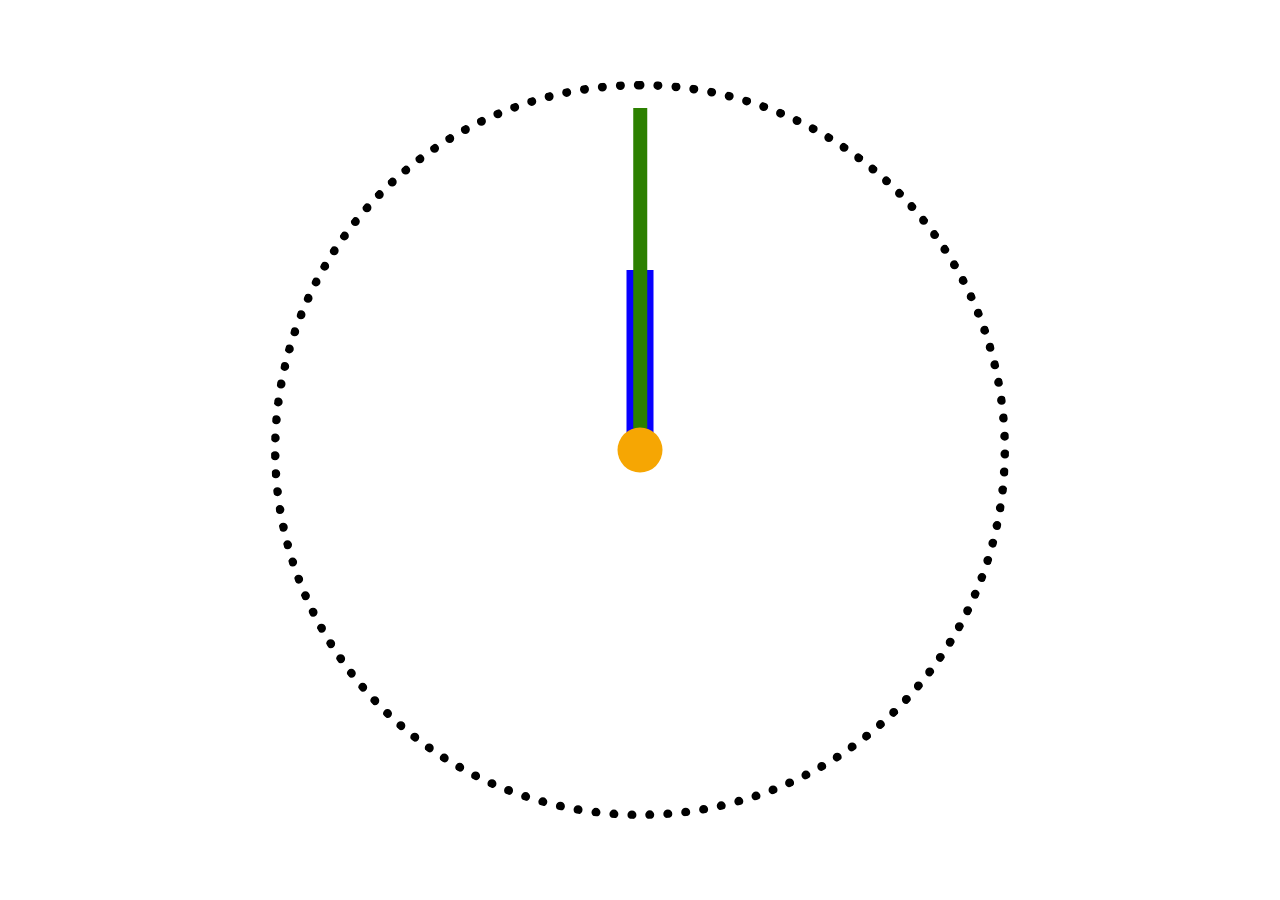
<file: index.html>
<!doctype html><html lang="en"><head><meta charset="utf-8"><meta name="viewport" content="width=device-width, user-scalable=no, initial-scale=1.0, maximum-scale=1.0, minimum-scale=1.0"><meta http-equiv="X-UA-Compatible" content="ie=edge"><title>Stop watch</title><link rel="stylesheet" href="index.f1f56f9f.css"></head><body> <div class="stopwatch stopwatch--speed-up"> <div class="stopwatch__arrow stopwatch__arrow--minutes"></div> <div class="stopwatch__arrow stopwatch__arrow--seconds"></div> <div class="stopwatch__center"></div> </div> </body></html>
</file>
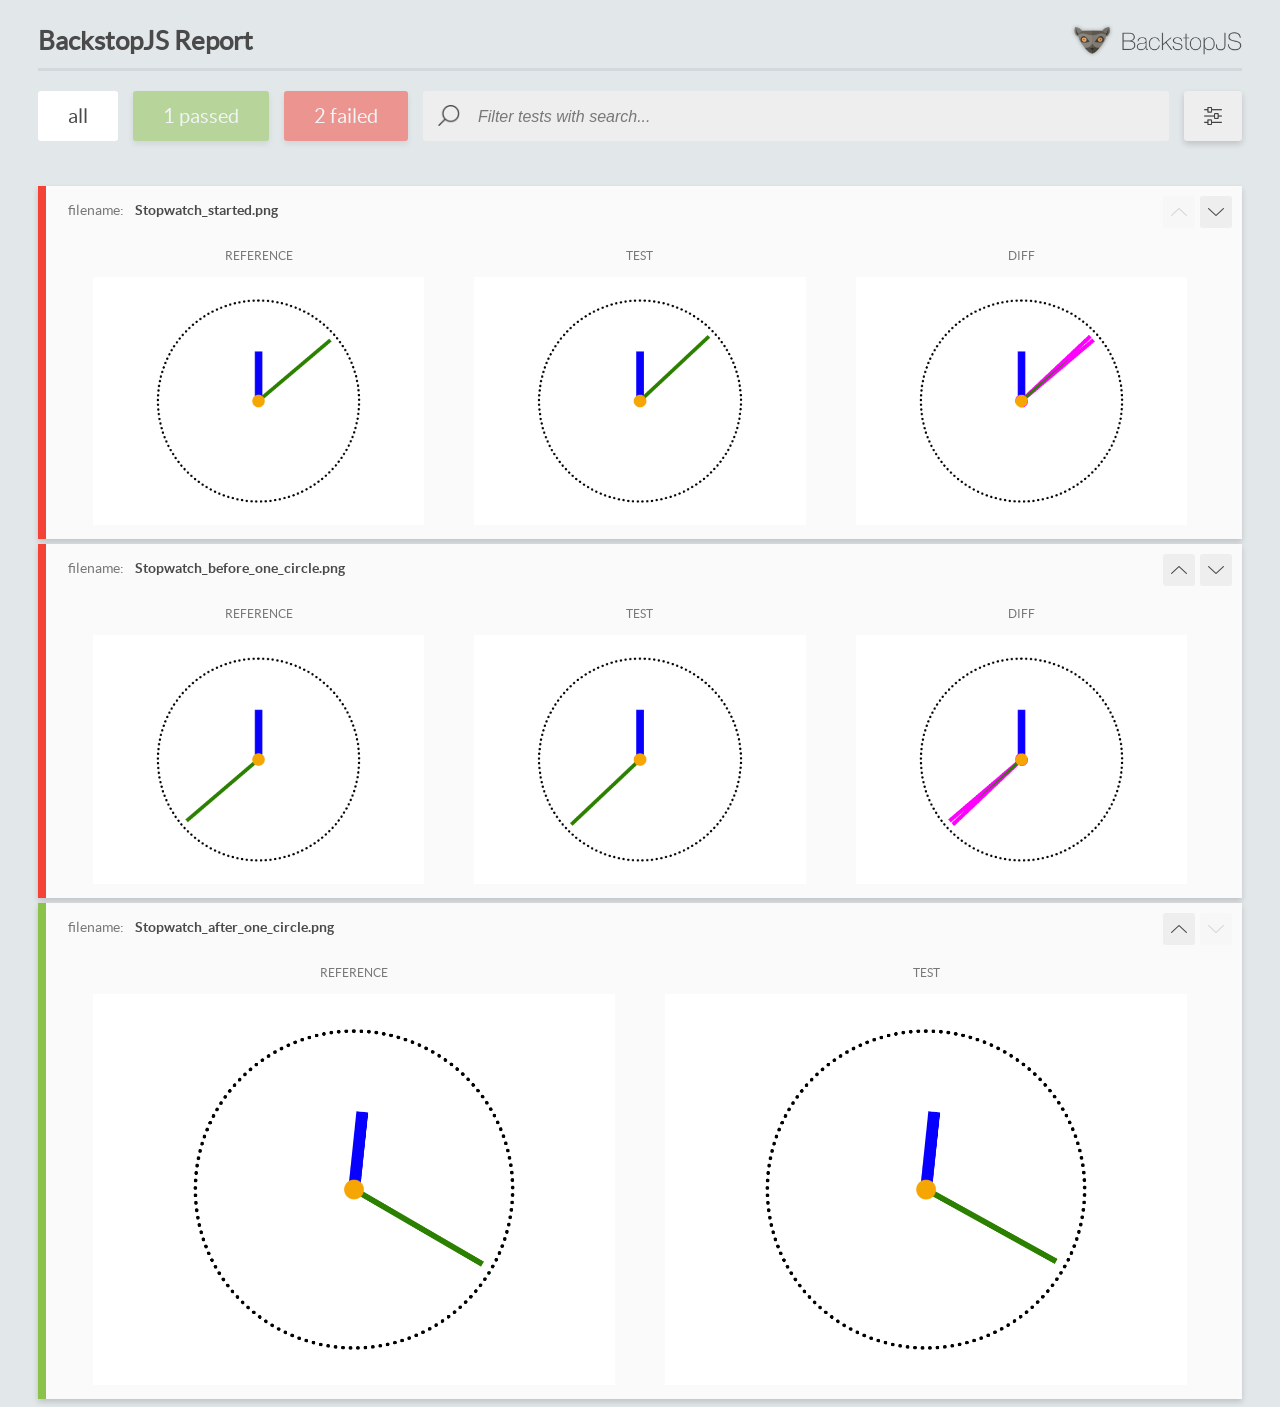
<file: report/html_report/index.html>
<!DOCTYPE html>
<html>
  <head>
    <meta charset="utf-8">
    <!-- Disable Cache -->
    <meta http-equiv="Cache-Control" content="no-cache, no-store, must-revalidate">
    <meta http-equiv="Pragma" content="no-cache">
    <meta http-equiv="Expires" content="0">

    <title>BackstopJS Report</title>

    <style>
      @font-face {
          font-family: 'latoregular';
          src: url('./assets/fonts/lato-regular-webfont.woff2') format('woff2'),
              url('./assets/fonts/lato-regular-webfont.woff') format('woff');
          font-weight: 400;
          font-style: normal;
      }
      @font-face {
          font-family: 'latobold';
          src: url('./assets/fonts/lato-bold-webfont.woff2') format('woff2'),
              url('./assets/fonts/lato-bold-webfont.woff') format('woff');
          font-weight: 700;
          font-style: normal;
      }

      .ReactModal__Body--open {
          overflow: hidden;
      }
      .ReactModal__Body--open .header {
        display: none;
      }

    </style>
  </head>
  <body style="background-color: #E2E7EA">
    <div id="root">

    </div>
    <script>
      function report (report) { // eslint-disable-line no-unused-vars
        window.tests = report;
      }
    </script>
    <script src="config.js"></script>
    <script src="index_bundle.js"></script>
  </body>
</html>
</file>
<file: index.f1f56f9f.css>
body{justify-content:center;align-items:center;min-height:100vh;margin:0;display:flex}.stopwatch{border:1vmin dotted #000;border-radius:50%;width:80vmin;height:80vmin;position:relative}.stopwatch__center{background-color:#f6a603;border-radius:50%;width:5vmin;height:5vmin;position:absolute;top:50%;left:50%;transform:translate(-50%,-50%)}.stopwatch__arrow{transform-origin:bottom;position:absolute;bottom:50%;left:50%;transform:translate(-50%)rotate(0)}.stopwatch__arrow--minutes{background-color:#0700ff;width:3vmin;height:20vmin;animation:3600s steps(60,end) infinite rotate-minutes}.stopwatch__arrow--seconds{background-color:#2c8000;width:1.5vmin;height:38vmin;animation:60s linear infinite rotate-seconds}@keyframes rotate-seconds{0%{transform:translate(-50%)rotate(0)}to{transform:translate(-50%)rotate(360deg)}}@keyframes rotate-minutes{0%{transform:translate(-50%)rotate(0)}to{transform:translate(-50%)rotate(360deg)}}.stopwatch--speed-up .stopwatch__arrow--seconds{animation-duration:10s}.stopwatch--speed-up .stopwatch__arrow--minutes{animation-duration:600s}
/*# sourceMappingURL=index.f1f56f9f.css.map */
</file>
